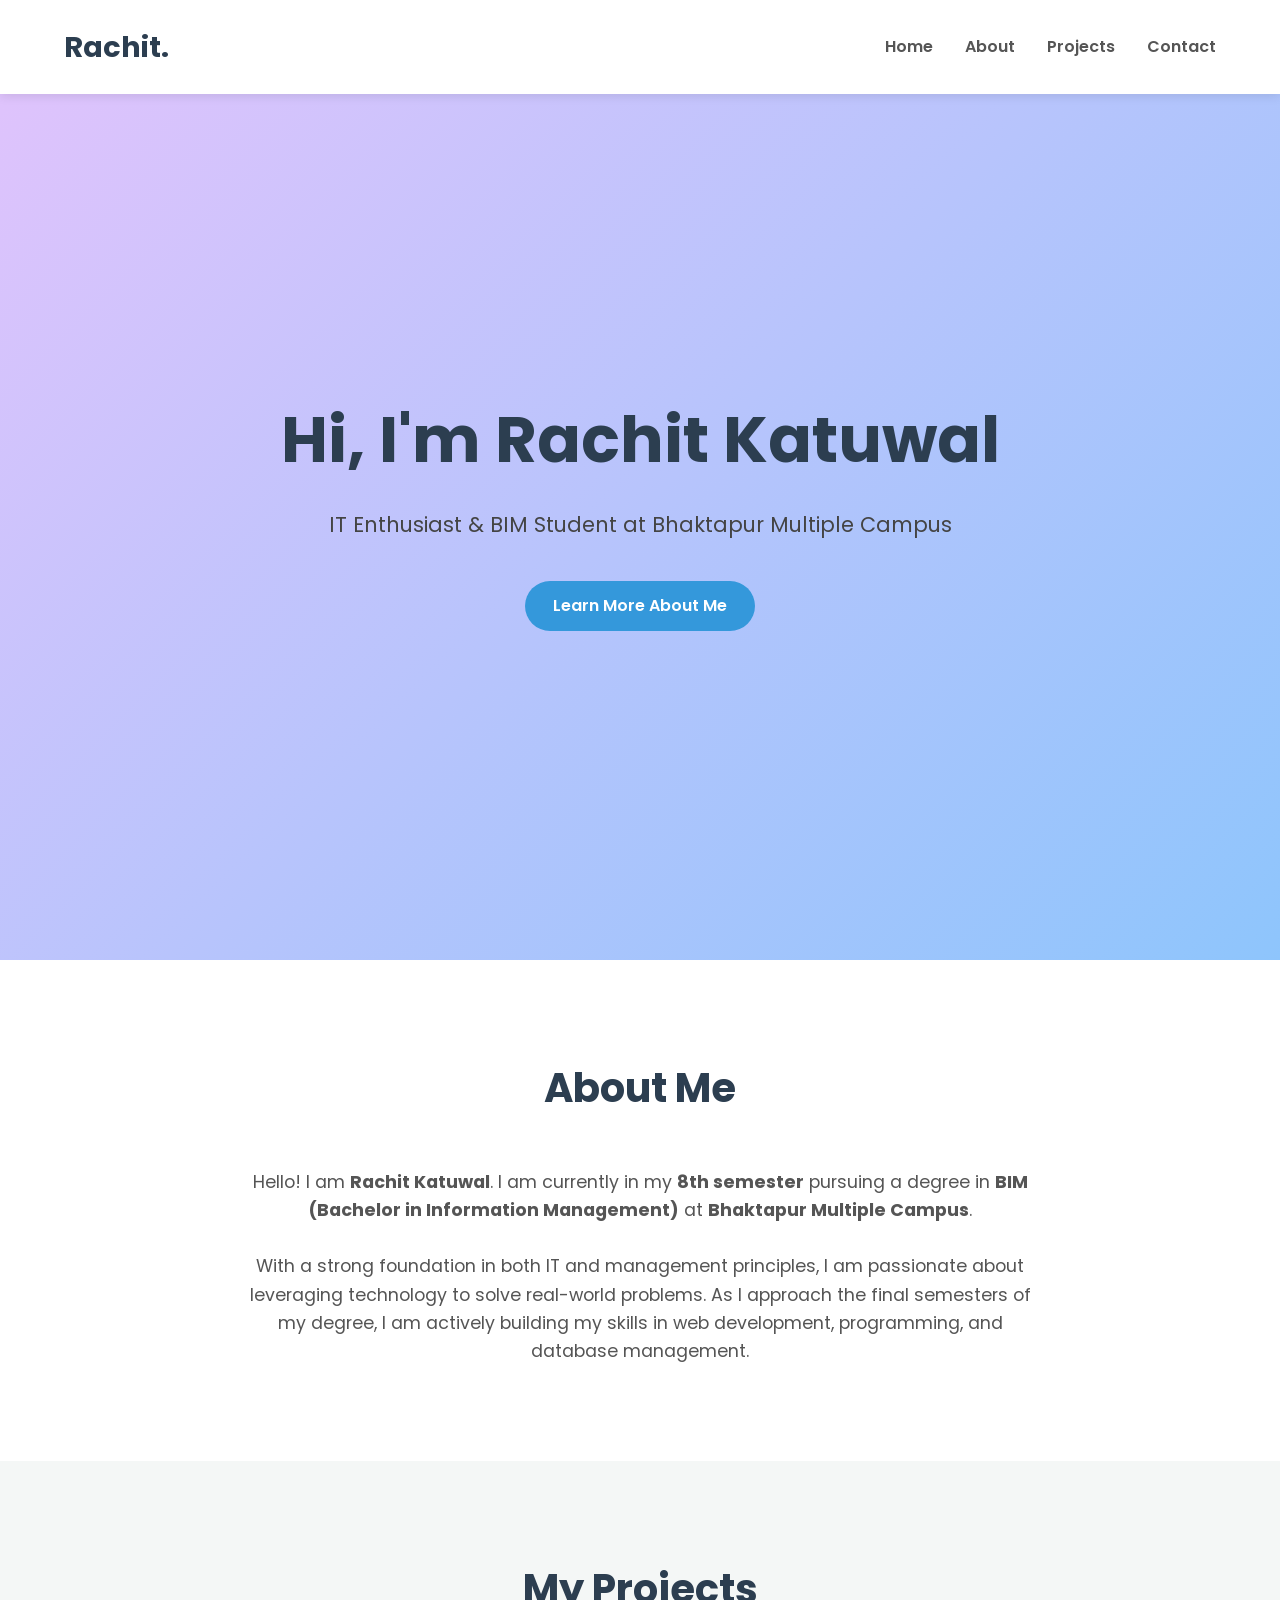
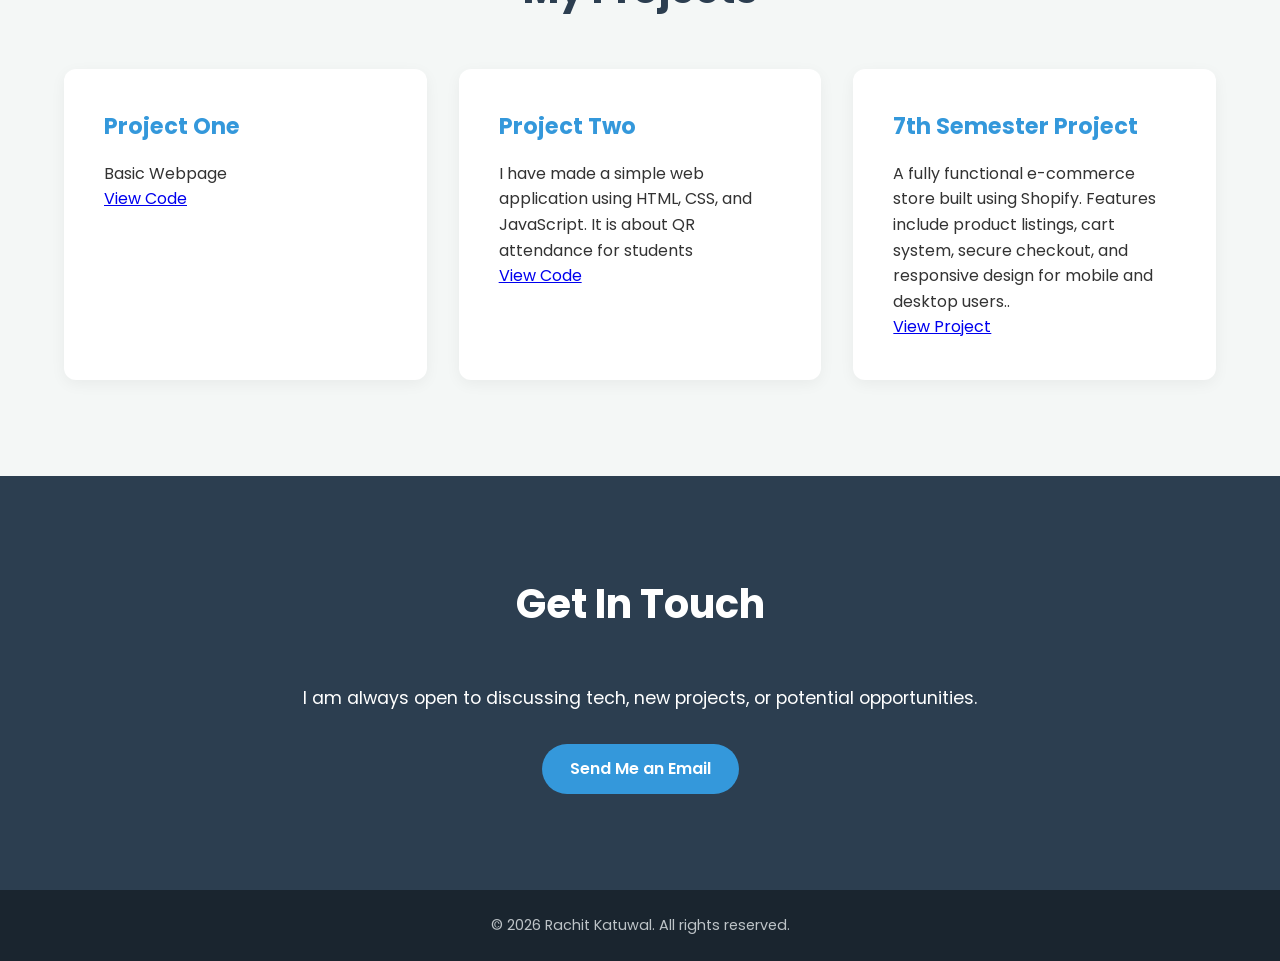
<file: index.html>
<!DOCTYPE html>
<html lang="en">
<head>
    <!-- Google tag (gtag.js) -->
<script async src="https://www.googletagmanager.com/gtag/js?id=G-4NPYR8ZBYB"></script>
<script>
  window.dataLayer = window.dataLayer || [];
  function gtag(){dataLayer.push(arguments);}
  gtag('js', new Date());

  gtag('config', 'G-4NPYR8ZBYB');
</script>
    <meta charset="UTF-8">
    <meta name="viewport" content="width=device-width, initial-scale=1.0">
    <title>Rachit Katuwal | Portfolio</title>
    <link rel="stylesheet" href="style.css">
</head>
<body>
    <nav>
        <div class="logo">Rachit.</div>
        <ul class="nav-links">
            <li><a href="#home">Home</a></li>
            <li><a href="#about">About</a></li>
            <li><a href="#projects">Projects</a></li>
            <li><a href="#contact">Contact</a></li>
        </ul>
    </nav>

    <header id="home" class="hero">
        <div class="hero-content">
            <h1>Hi, I'm Rachit Katuwal</h1>
            <p>IT Enthusiast & BIM Student at Bhaktapur Multiple Campus</p>
            <a href="#about" class="btn">Learn More About Me</a>
        </div>
    </header>

    <section id="about" class="about">
        <h2>About Me</h2>
        <div class="about-content">
            <p>Hello! I am <strong>Rachit Katuwal</strong>. I am currently in my <strong>8th semester</strong> pursuing a degree in <strong>BIM (Bachelor in Information Management)</strong> at <strong>Bhaktapur Multiple Campus</strong>.</p>
            <br>
            <p>With a strong foundation in both IT and management principles, I am passionate about leveraging technology to solve real-world problems. As I approach the final semesters of my degree, I am actively building my skills in web development, programming, and database management.</p>
        </div>
    </section>

    <section id="projects" class="projects">
        <h2>My Projects</h2>
        <div class="project-grid">
            <div class="project-card">
                <h3>Project One</h3>
                <p>Basic Webpage</p>
                 <a href="https://github.com/rachitkatuwal0-lgtm/Basic-Website-front-page/tree/main/Website" target="_blank" rel="noopener noreferrer">View Code</a>
            </div>
            <div class="project-card">
                <h3>Project Two</h3>
                <p>I have made a simple web application using HTML, CSS, and JavaScript. It is about QR attendance for students</p>
                <a href="https://github.com/rachitkatuwal0-lgtm/Qr-attendance-for-students" target="_blank" rel="noopener noreferrer">View Code</a>
            </div>
            <div class="project-card">
                <h3>7th Semester Project</h3>
                <p>A fully functional e-commerce store built using Shopify. 
        Features include product listings, cart system, secure checkout, 
        and responsive design for mobile and desktop users..</p>
        <a href="https://rachit-katuwal-online-book-store-bmc.myshopify.com/" target="_blank" rel="noopener noreferrer">View Project</a>
            </div>
        </div>
    </section>

    <section id="contact" class="contact">
        <h2>Get In Touch</h2>
        <p>I am always open to discussing tech, new projects, or potential opportunities.</p>
        <a href="mailto:itsrachit7@gmail.com" class="btn">Send Me an Email</a>
    </section>

    <footer>
        <p>&copy; 2026 Rachit Katuwal. All rights reserved.</p>
    </footer>
</body>
</html>
</file>
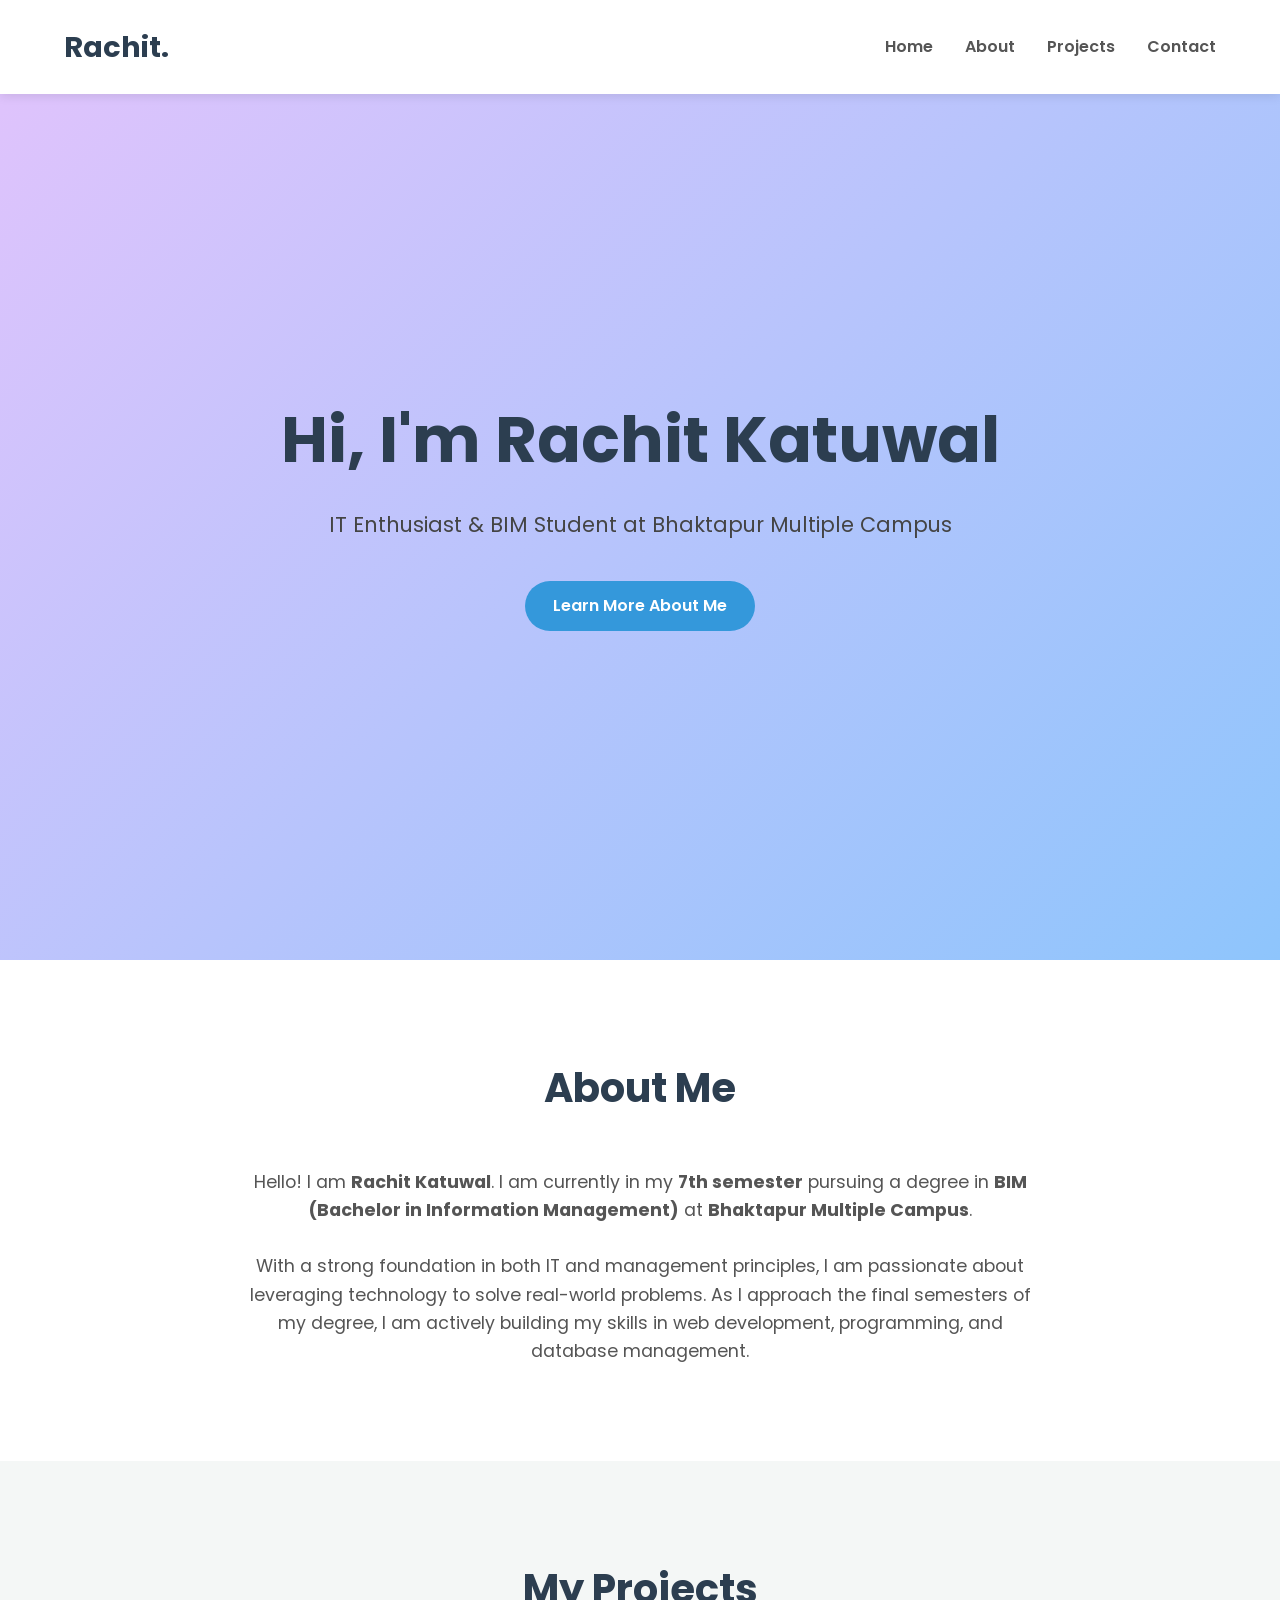
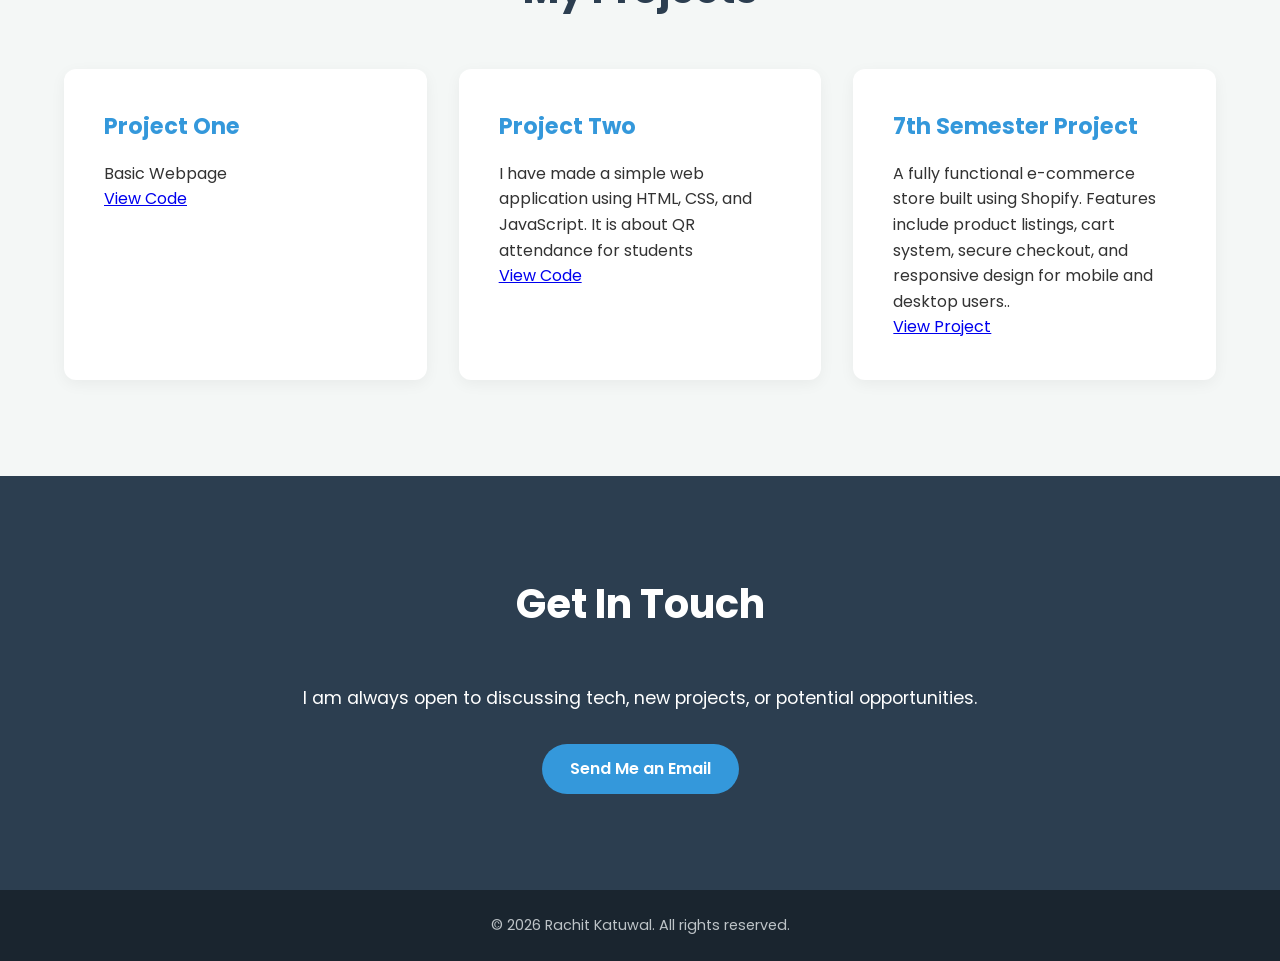
<file: Portfolio/index.html>
<!DOCTYPE html>
<html lang="en">
<head>
    <meta charset="UTF-8">
    <meta name="viewport" content="width=device-width, initial-scale=1.0">
    <title>Rachit Katuwal | Portfolio</title>
    <link rel="stylesheet" href="style.css">
</head>
<body>
    <nav>
        <div class="logo">Rachit.</div>
        <ul class="nav-links">
            <li><a href="#home">Home</a></li>
            <li><a href="#about">About</a></li>
            <li><a href="#projects">Projects</a></li>
            <li><a href="#contact">Contact</a></li>
        </ul>
    </nav>

    <header id="home" class="hero">
        <div class="hero-content">
            <h1>Hi, I'm Rachit Katuwal</h1>
            <p>IT Enthusiast & BIM Student at Bhaktapur Multiple Campus</p>
            <a href="#about" class="btn">Learn More About Me</a>
        </div>
    </header>

    <section id="about" class="about">
        <h2>About Me</h2>
        <div class="about-content">
            <p>Hello! I am <strong>Rachit Katuwal</strong>. I am currently in my <strong>7th semester</strong> pursuing a degree in <strong>BIM (Bachelor in Information Management)</strong> at <strong>Bhaktapur Multiple Campus</strong>.</p>
            <br>
            <p>With a strong foundation in both IT and management principles, I am passionate about leveraging technology to solve real-world problems. As I approach the final semesters of my degree, I am actively building my skills in web development, programming, and database management.</p>
        </div>
    </section>

    <section id="projects" class="projects">
        <h2>My Projects</h2>
        <div class="project-grid">
            <div class="project-card">
                <h3>Project One</h3>
                <p>Basic Webpage</p>
                 <a href="https://github.com/rachitkatuwal0-lgtm/Basic-Website-front-page/tree/main/Website" target="_blank" rel="noopener noreferrer">View Code</a>
            </div>
            <div class="project-card">
                <h3>Project Two</h3>
                <p>I have made a simple web application using HTML, CSS, and JavaScript. It is about QR attendance for students</p>
                <a href="https://github.com/rachitkatuwal0-lgtm/Qr-attendance-for-students" target="_blank" rel="noopener noreferrer">View Code</a>
            </div>
            <div class="project-card">
                <h3>7th Semester Project</h3>
                <p>A fully functional e-commerce store built using Shopify. 
        Features include product listings, cart system, secure checkout, 
        and responsive design for mobile and desktop users..</p>
        <a href="https://rachit-katuwal-online-book-store-bmc.myshopify.com/" target="_blank" rel="noopener noreferrer">View Project</a>
            </div>
        </div>
    </section>

    <section id="contact" class="contact">
        <h2>Get In Touch</h2>
        <p>I am always open to discussing tech, new projects, or potential opportunities.</p>
        <a href="mailto:itsrachitkatuwal@gmail.com" class="btn">Send Me an Email</a>
    </section>

    <footer>
        <p>&copy; 2026 Rachit Katuwal. All rights reserved.</p>
    </footer>
</body>
</html>
</file>
<file: style.css>
/* Import Google Font */
@import url('https://fonts.googleapis.com/css2?family=Poppins:wght@300;400;600;700&display=swap');

/* Basic Reset */
* {
    margin: 0;
    padding: 0;
    box-sizing: border-box;
    scroll-behavior: smooth; /* Smooth scrolling when clicking nav links */
}

body {
    font-family: 'Poppins', sans-serif;
    line-height: 1.6;
    color: #333;
    background-color: #f4f7f6;
}

/* Navigation */
nav {
    display: flex;
    justify-content: space-between;
    align-items: center;
    padding: 1.5rem 5%;
    background-color: #ffffff;
    box-shadow: 0 2px 10px rgba(0,0,0,0.1);
    position: fixed;
    width: 100%;
    top: 0;
    z-index: 1000;
}

.logo {
    font-size: 1.8rem;
    font-weight: 700;
    color: #2c3e50;
}

.nav-links {
    display: flex;
    list-style: none;
}

.nav-links li {
    margin-left: 2rem;
}

.nav-links a {
    text-decoration: none;
    color: #555;
    font-weight: 600;
    transition: color 0.3s;
}

.nav-links a:hover {
    color: #3498db;
}

/* Hero Section */
.hero {
    height: 100vh;
    display: flex;
    justify-content: center;
    align-items: center;
    text-align: center;
    background: linear-gradient(135deg, #e0c3fc 0%, #8ec5fc 100%);
    padding: 0 20px;
    margin-top: 60px; /* Offset for fixed navbar */
}

.hero h1 {
    font-size: 4rem;
    color: #2c3e50;
    margin-bottom: 1rem;
}

.hero p {
    font-size: 1.3rem;
    color: #444;
    margin-bottom: 2.5rem;
}

.btn {
    display: inline-block;
    padding: 12px 28px;
    background-color: #3498db;
    color: #ffffff;
    text-decoration: none;
    border-radius: 30px;
    font-weight: 600;
    transition: background-color 0.3s, transform 0.2s;
}

.btn:hover {
    background-color: #2980b9;
    transform: translateY(-2px);
}

/* Common Section Styles */
section {
    padding: 6rem 5%;
}

h2 {
    text-align: center;
    font-size: 2.5rem;
    margin-bottom: 3rem;
    color: #2c3e50;
}

/* About Section */
.about {
    background-color: #ffffff;
}

.about-content {
    max-width: 800px;
    margin: 0 auto;
    text-align: center;
    font-size: 1.1rem;
    color: #555;
}

/* Projects Section */
.project-grid {
    display: grid;
    grid-template-columns: repeat(auto-fit, minmax(300px, 1fr));
    gap: 2rem;
}

.project-card {
    background: #ffffff;
    padding: 2.5rem;
    border-radius: 12px;
    box-shadow: 0 4px 15px rgba(0,0,0,0.05);
    transition: transform 0.3s, box-shadow 0.3s;
}

.project-card:hover {
    transform: translateY(-8px);
    box-shadow: 0 8px 25px rgba(0,0,0,0.1);
}

.project-card h3 {
    color: #3498db;
    margin-bottom: 1rem;
    font-size: 1.4rem;
}

/* Contact Section */
.contact {
    text-align: center;
    background-color: #2c3e50;
    color: #ffffff;
}

.contact h2 {
    color: #ffffff;
}

.contact p {
    margin-bottom: 2rem;
    font-size: 1.1rem;
}

/* Footer */
footer {
    text-align: center;
    padding: 1.5rem;
    background-color: #1a252f;
    color: #bdc3c7;
    font-size: 0.9rem;
}

/* Responsive adjustments for mobile */
@media (max-width: 768px) {
    .nav-links {
        display: none; /* Hide standard links on very small screens for simplicity */
    }
    .hero h1 {
        font-size: 2.8rem;
    }
}
</file>
<file: Portfolio/style.css>
/* Import Google Font */
@import url('https://fonts.googleapis.com/css2?family=Poppins:wght@300;400;600;700&display=swap');

/* Basic Reset */
* {
    margin: 0;
    padding: 0;
    box-sizing: border-box;
    scroll-behavior: smooth; /* Smooth scrolling when clicking nav links */
}

body {
    font-family: 'Poppins', sans-serif;
    line-height: 1.6;
    color: #333;
    background-color: #f4f7f6;
}

/* Navigation */
nav {
    display: flex;
    justify-content: space-between;
    align-items: center;
    padding: 1.5rem 5%;
    background-color: #ffffff;
    box-shadow: 0 2px 10px rgba(0,0,0,0.1);
    position: fixed;
    width: 100%;
    top: 0;
    z-index: 1000;
}

.logo {
    font-size: 1.8rem;
    font-weight: 700;
    color: #2c3e50;
}

.nav-links {
    display: flex;
    list-style: none;
}

.nav-links li {
    margin-left: 2rem;
}

.nav-links a {
    text-decoration: none;
    color: #555;
    font-weight: 600;
    transition: color 0.3s;
}

.nav-links a:hover {
    color: #3498db;
}

/* Hero Section */
.hero {
    height: 100vh;
    display: flex;
    justify-content: center;
    align-items: center;
    text-align: center;
    background: linear-gradient(135deg, #e0c3fc 0%, #8ec5fc 100%);
    padding: 0 20px;
    margin-top: 60px; /* Offset for fixed navbar */
}

.hero h1 {
    font-size: 4rem;
    color: #2c3e50;
    margin-bottom: 1rem;
}

.hero p {
    font-size: 1.3rem;
    color: #444;
    margin-bottom: 2.5rem;
}

.btn {
    display: inline-block;
    padding: 12px 28px;
    background-color: #3498db;
    color: #ffffff;
    text-decoration: none;
    border-radius: 30px;
    font-weight: 600;
    transition: background-color 0.3s, transform 0.2s;
}

.btn:hover {
    background-color: #2980b9;
    transform: translateY(-2px);
}

/* Common Section Styles */
section {
    padding: 6rem 5%;
}

h2 {
    text-align: center;
    font-size: 2.5rem;
    margin-bottom: 3rem;
    color: #2c3e50;
}

/* About Section */
.about {
    background-color: #ffffff;
}

.about-content {
    max-width: 800px;
    margin: 0 auto;
    text-align: center;
    font-size: 1.1rem;
    color: #555;
}

/* Projects Section */
.project-grid {
    display: grid;
    grid-template-columns: repeat(auto-fit, minmax(300px, 1fr));
    gap: 2rem;
}

.project-card {
    background: #ffffff;
    padding: 2.5rem;
    border-radius: 12px;
    box-shadow: 0 4px 15px rgba(0,0,0,0.05);
    transition: transform 0.3s, box-shadow 0.3s;
}

.project-card:hover {
    transform: translateY(-8px);
    box-shadow: 0 8px 25px rgba(0,0,0,0.1);
}

.project-card h3 {
    color: #3498db;
    margin-bottom: 1rem;
    font-size: 1.4rem;
}

/* Contact Section */
.contact {
    text-align: center;
    background-color: #2c3e50;
    color: #ffffff;
}

.contact h2 {
    color: #ffffff;
}

.contact p {
    margin-bottom: 2rem;
    font-size: 1.1rem;
}

/* Footer */
footer {
    text-align: center;
    padding: 1.5rem;
    background-color: #1a252f;
    color: #bdc3c7;
    font-size: 0.9rem;
}

/* Responsive adjustments for mobile */
@media (max-width: 768px) {
    .nav-links {
        display: none; /* Hide standard links on very small screens for simplicity */
    }
    .hero h1 {
        font-size: 2.8rem;
    }
}
</file>
